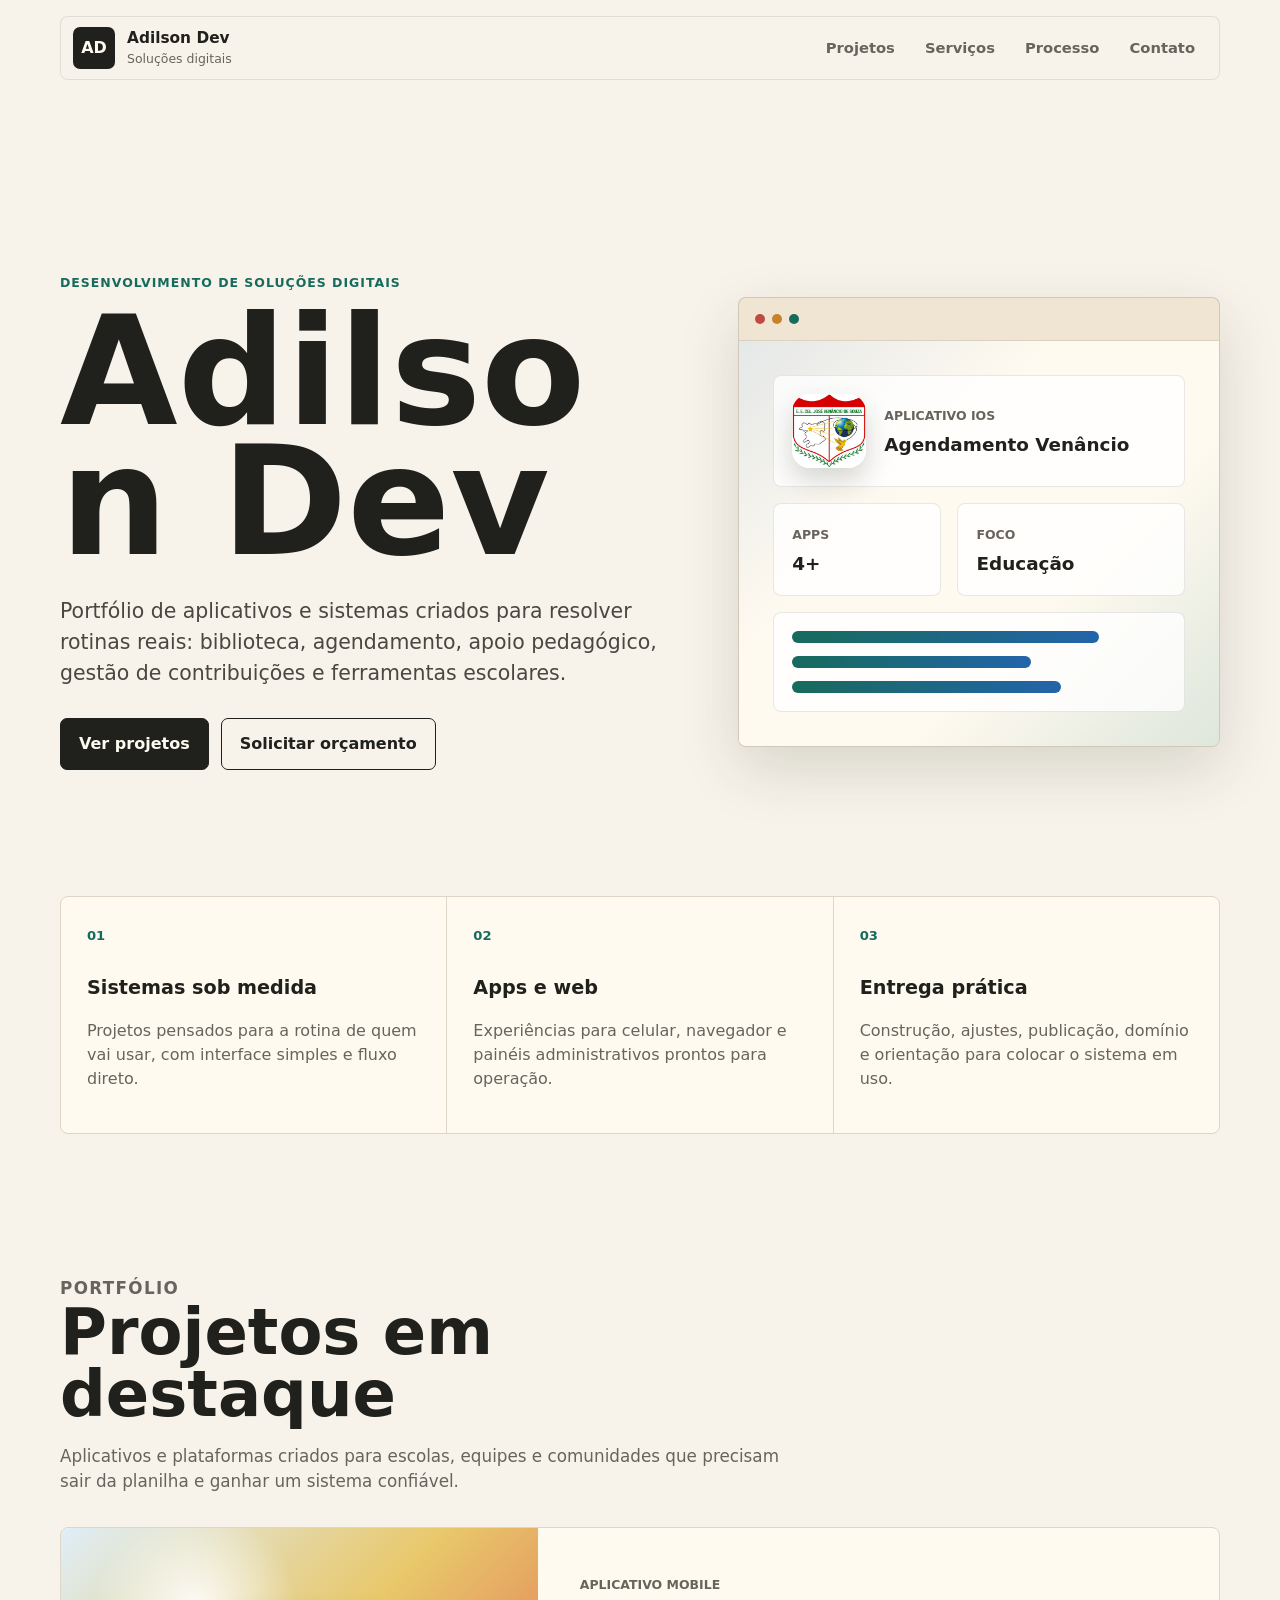
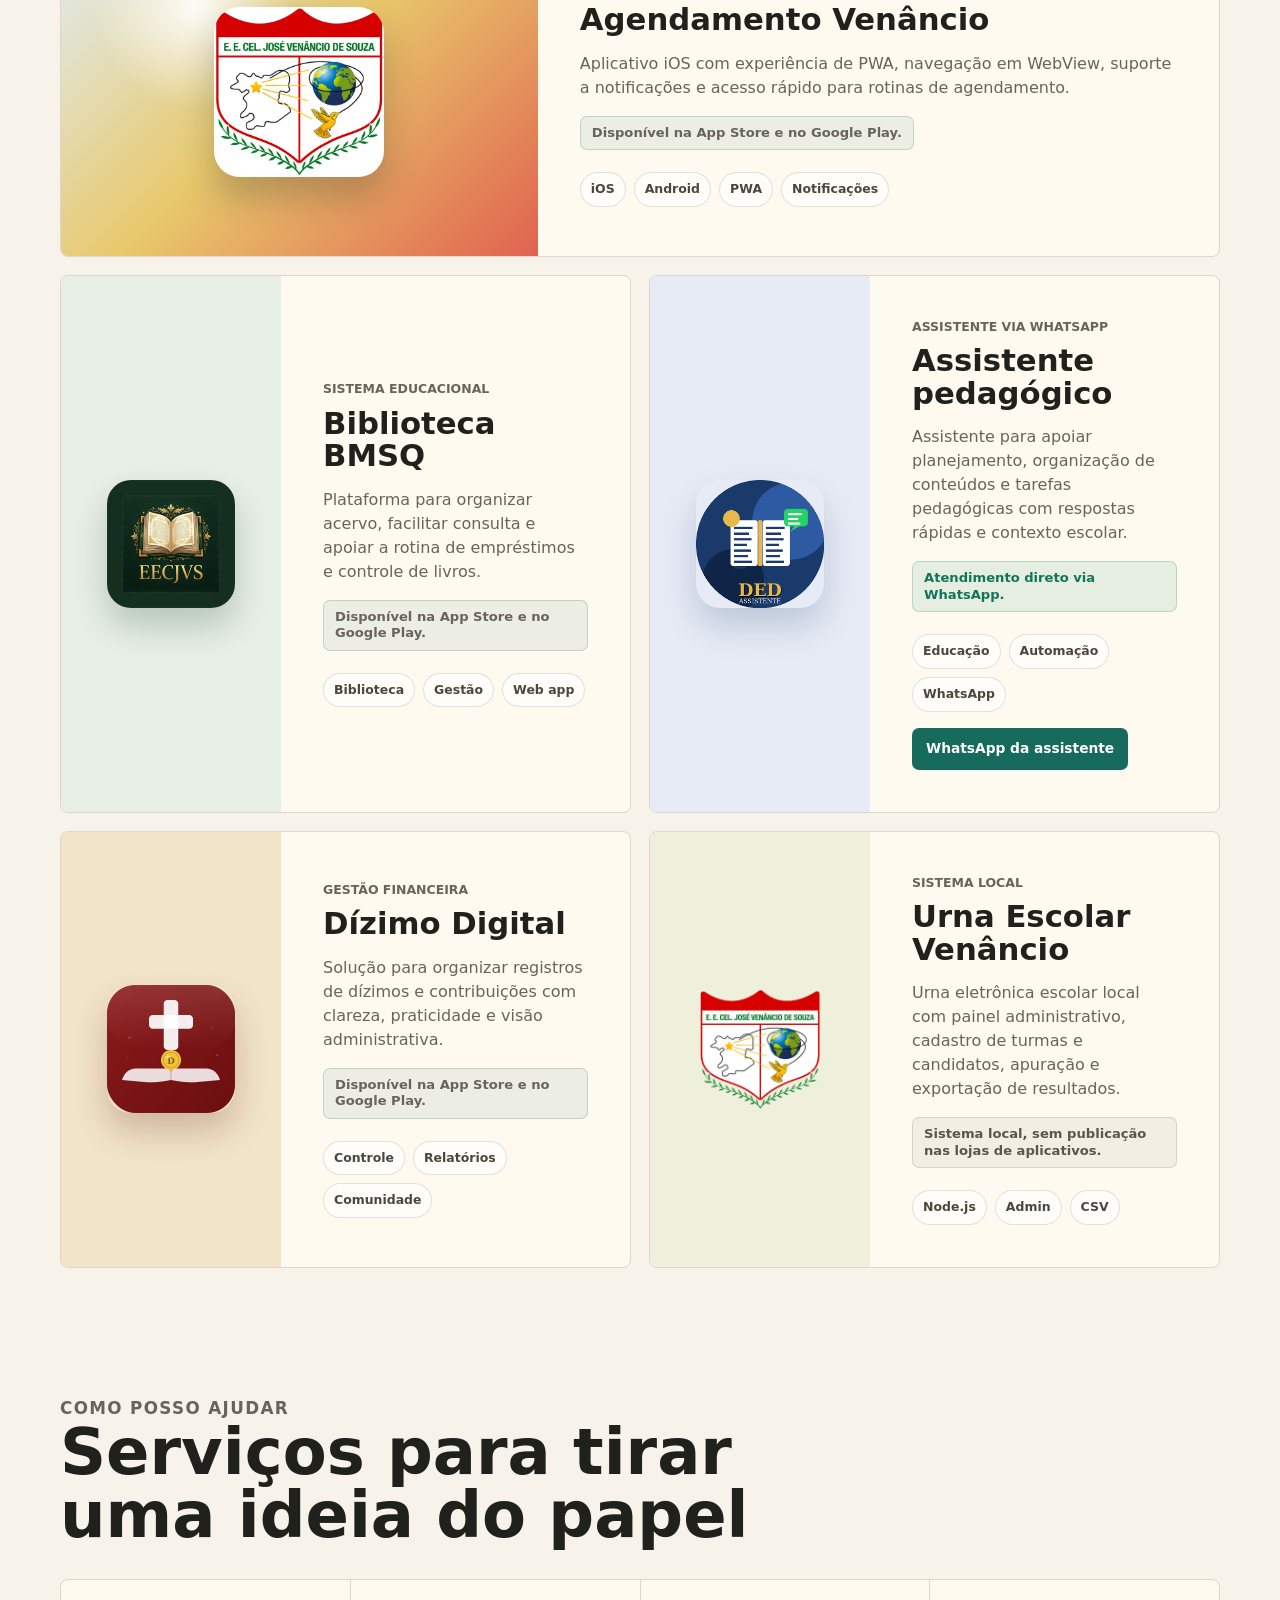
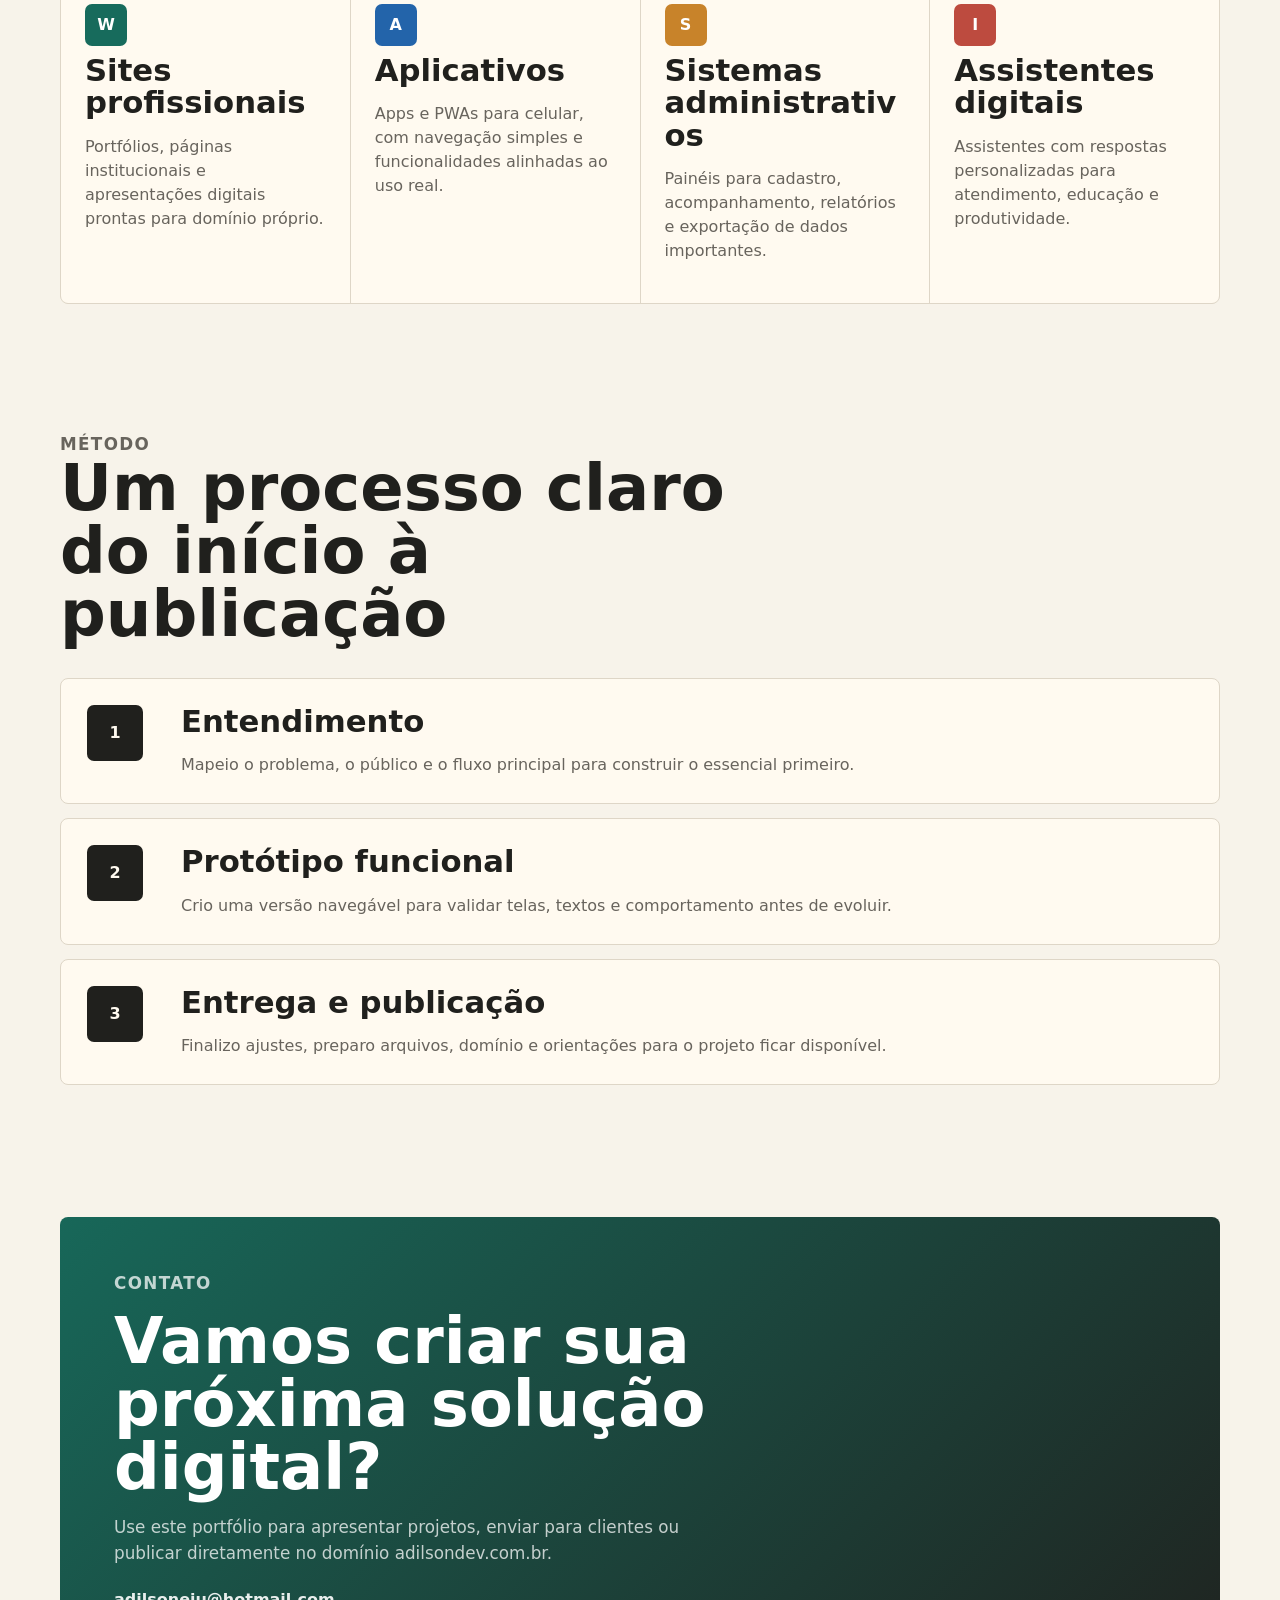
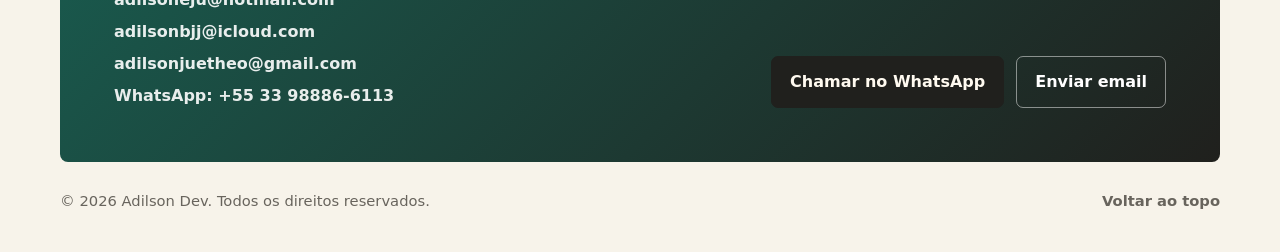
<file: index.html>
<!doctype html>
<html lang="pt-BR">
  <head>
    <meta charset="utf-8">
    <meta name="viewport" content="width=device-width, initial-scale=1">
    <meta name="referrer" content="strict-origin-when-cross-origin">
    <meta http-equiv="Content-Security-Policy" content="default-src 'self'; base-uri 'self'; object-src 'none'; form-action 'none'; img-src 'self' data:; script-src 'self'; style-src 'self' 'unsafe-inline'">
    <title>Adilson Dev | Aplicativos e soluções digitais</title>
    <meta name="description" content="Portfólio profissional Adilson Dev: aplicativos, sistemas educacionais, agendamentos, assistentes e soluções digitais sob medida.">
    <meta name="theme-color" content="#f7f3ea">
    <meta property="og:title" content="Adilson Dev | Portfólio">
    <meta property="og:description" content="Aplicativos e sistemas profissionais para escolas, igrejas, equipes e negócios locais.">
    <meta property="og:type" content="website">
    <meta property="og:url" content="https://adilsondev.com.br">
    <meta property="og:image" content="https://www.adilsondev.com.br/assets/adilson-dev-icon.png">
    <link rel="icon" type="image/png" href="assets/adilson-dev-icon.png">
    <link rel="apple-touch-icon" href="assets/adilson-dev-icon.png">
    <link rel="stylesheet" href="styles.css">
  </head>
  <body>
    <header class="site-header" data-header>
      <a class="brand" href="#inicio" aria-label="Ir para o início">
        <span class="brand-mark">AD</span>
        <span>
          <strong>Adilson Dev</strong>
          <small>Soluções digitais</small>
        </span>
      </a>

      <button class="menu-button" type="button" aria-label="Abrir menu" aria-expanded="false" data-menu-button>
        <span></span>
        <span></span>
      </button>

      <nav class="main-nav" data-nav>
        <a href="#projetos">Projetos</a>
        <a href="#servicos">Serviços</a>
        <a href="#processo">Processo</a>
        <a href="#contato">Contato</a>
      </nav>
    </header>

    <main>
      <section class="hero" id="inicio">
        <div class="hero-copy reveal">
          <p class="eyebrow">Desenvolvimento de soluções digitais</p>
          <h1>Adilson Dev</h1>
          <p class="hero-text">
            Portfólio de aplicativos e sistemas criados para resolver rotinas reais:
            biblioteca, agendamento, apoio pedagógico, gestão de contribuições e ferramentas escolares.
          </p>
          <div class="hero-actions">
            <a class="button primary" href="#projetos">Ver projetos</a>
            <a class="button ghost" href="#contato">Solicitar orçamento</a>
          </div>
        </div>

        <div class="hero-visual reveal" aria-label="Prévia visual do portfólio">
          <div class="device-frame">
            <div class="device-top">
              <span></span>
              <span></span>
              <span></span>
            </div>
            <div class="dashboard-preview">
              <div class="preview-card large">
                <img src="assets/agendamento-venancio-icon.png" alt="Ícone do aplicativo Agendamento Venâncio" width="512" height="512" decoding="async" fetchpriority="high">
                <div>
                  <span>Aplicativo iOS</span>
                  <strong>Agendamento Venâncio</strong>
                </div>
              </div>
              <div class="preview-grid">
                <div class="metric">
                  <span>Apps</span>
                  <strong>4+</strong>
                </div>
                <div class="metric">
                  <span>Foco</span>
                  <strong>Educação</strong>
                </div>
              </div>
              <div class="timeline">
                <span style="--size: 82%"></span>
                <span style="--size: 64%"></span>
                <span style="--size: 72%"></span>
              </div>
            </div>
          </div>
        </div>
      </section>

      <section class="intro-band" aria-label="Resumo profissional">
        <div class="intro-item reveal">
          <span class="mini-icon">01</span>
          <strong>Sistemas sob medida</strong>
          <p>Projetos pensados para a rotina de quem vai usar, com interface simples e fluxo direto.</p>
        </div>
        <div class="intro-item reveal">
          <span class="mini-icon">02</span>
          <strong>Apps e web</strong>
          <p>Experiências para celular, navegador e painéis administrativos prontos para operação.</p>
        </div>
        <div class="intro-item reveal">
          <span class="mini-icon">03</span>
          <strong>Entrega prática</strong>
          <p>Construção, ajustes, publicação, domínio e orientação para colocar o sistema em uso.</p>
        </div>
      </section>

      <section class="section" id="projetos">
        <div class="section-heading reveal">
          <p class="eyebrow">Portfólio</p>
          <h2>Projetos em destaque</h2>
          <p>Aplicativos e plataformas criados para escolas, equipes e comunidades que precisam sair da planilha e ganhar um sistema confiável.</p>
        </div>

        <div class="projects-grid">
          <article class="project-card featured reveal">
            <div class="project-media app-gradient">
              <img src="assets/agendamento-venancio-icon.png" alt="Ícone do Agendamento Venâncio" width="512" height="512" loading="lazy" decoding="async">
            </div>
            <div class="project-content">
              <span class="project-type">Aplicativo mobile</span>
              <h3>Agendamento Venâncio</h3>
              <p>Aplicativo iOS com experiência de PWA, navegação em WebView, suporte a notificações e acesso rápido para rotinas de agendamento.</p>
              <p class="store-availability">Disponível na App Store e no Google Play.</p>
              <div class="tags">
                <span>iOS</span>
                <span>Android</span>
                <span>PWA</span>
                <span>Notificações</span>
              </div>
            </div>
          </article>

          <article class="project-card reveal">
            <div class="project-media book-mark">
              <img src="assets/biblioteca-bmsq-icon.png" alt="Ícone da Biblioteca BMSQ" width="512" height="512" loading="lazy" decoding="async">
            </div>
            <div class="project-content">
              <span class="project-type">Sistema educacional</span>
              <h3>Biblioteca BMSQ</h3>
              <p>Plataforma para organizar acervo, facilitar consulta e apoiar a rotina de empréstimos e controle de livros.</p>
              <p class="store-availability">Disponível na App Store e no Google Play.</p>
              <div class="tags">
                <span>Biblioteca</span>
                <span>Gestão</span>
                <span>Web app</span>
              </div>
            </div>
          </article>

          <article class="project-card reveal">
            <div class="project-media assistant-mark">
              <img src="assets/assistente-pedagogico-icon.png" alt="Ícone do Assistente pedagógico" width="500" height="500" loading="lazy" decoding="async">
            </div>
            <div class="project-content">
              <span class="project-type">Assistente via WhatsApp</span>
              <h3>Assistente pedagógico</h3>
              <p>Assistente para apoiar planejamento, organização de conteúdos e tarefas pedagógicas com respostas rápidas e contexto escolar.</p>
              <p class="store-availability whatsapp-only">Atendimento direto via WhatsApp.</p>
              <div class="tags">
                <span>Educação</span>
                <span>Automação</span>
                <span>WhatsApp</span>
              </div>
              <a class="project-link" href="https://wa.me/5533988866113" target="_blank" rel="noopener noreferrer">WhatsApp da assistente</a>
            </div>
          </article>

          <article class="project-card reveal">
            <div class="project-media tithe-mark">
              <img src="assets/dizimistas-icon.png" alt="Ícone do app Dizimistas" width="512" height="512" loading="lazy" decoding="async">
            </div>
            <div class="project-content">
              <span class="project-type">Gestão financeira</span>
              <h3>Dízimo Digital</h3>
              <p>Solução para organizar registros de dízimos e contribuições com clareza, praticidade e visão administrativa.</p>
              <p class="store-availability">Disponível na App Store e no Google Play.</p>
              <div class="tags">
                <span>Controle</span>
                <span>Relatórios</span>
                <span>Comunidade</span>
              </div>
            </div>
          </article>

          <article class="project-card reveal">
            <div class="project-media school-mark">
              <img src="assets/brasao-escola.png" alt="Brasão da Escola Estadual Cel. José Venâncio de Souza" width="512" height="512" loading="lazy" decoding="async">
            </div>
            <div class="project-content">
              <span class="project-type">Sistema local</span>
              <h3>Urna Escolar Venâncio</h3>
              <p>Urna eletrônica escolar local com painel administrativo, cadastro de turmas e candidatos, apuração e exportação de resultados.</p>
              <p class="store-availability local-only">Sistema local, sem publicação nas lojas de aplicativos.</p>
              <div class="tags">
                <span>Node.js</span>
                <span>Admin</span>
                <span>CSV</span>
              </div>
            </div>
          </article>
        </div>
      </section>

      <section class="section services-section" id="servicos">
        <div class="section-heading reveal">
          <p class="eyebrow">Como posso ajudar</p>
          <h2>Serviços para tirar uma ideia do papel</h2>
        </div>
        <div class="services-grid">
          <article class="service reveal">
            <span class="service-icon">W</span>
            <h3>Sites profissionais</h3>
            <p>Portfólios, páginas institucionais e apresentações digitais prontas para domínio próprio.</p>
          </article>
          <article class="service reveal">
            <span class="service-icon">A</span>
            <h3>Aplicativos</h3>
            <p>Apps e PWAs para celular, com navegação simples e funcionalidades alinhadas ao uso real.</p>
          </article>
          <article class="service reveal">
            <span class="service-icon">S</span>
            <h3>Sistemas administrativos</h3>
            <p>Painéis para cadastro, acompanhamento, relatórios e exportação de dados importantes.</p>
          </article>
          <article class="service reveal">
            <span class="service-icon">I</span>
            <h3>Assistentes digitais</h3>
            <p>Assistentes com respostas personalizadas para atendimento, educação e produtividade.</p>
          </article>
        </div>
      </section>

      <section class="section process-section" id="processo">
        <div class="section-heading reveal">
          <p class="eyebrow">Método</p>
          <h2>Um processo claro do início à publicação</h2>
        </div>
        <div class="process-list">
          <div class="process-step reveal">
            <span>1</span>
            <div>
              <h3>Entendimento</h3>
              <p>Mapeio o problema, o público e o fluxo principal para construir o essencial primeiro.</p>
            </div>
          </div>
          <div class="process-step reveal">
            <span>2</span>
            <div>
              <h3>Protótipo funcional</h3>
              <p>Crio uma versão navegável para validar telas, textos e comportamento antes de evoluir.</p>
            </div>
          </div>
          <div class="process-step reveal">
            <span>3</span>
            <div>
              <h3>Entrega e publicação</h3>
              <p>Finalizo ajustes, preparo arquivos, domínio e orientações para o projeto ficar disponível.</p>
            </div>
          </div>
        </div>
      </section>

      <section class="contact-section" id="contato">
        <div class="contact-copy reveal">
          <p class="eyebrow">Contato</p>
          <h2>Vamos criar sua próxima solução digital?</h2>
          <p>Use este portfólio para apresentar projetos, enviar para clientes ou publicar diretamente no domínio adilsondev.com.br.</p>
          <div class="contact-list" aria-label="Lista de contatos">
            <a href="mailto:adilsoneju@hotmail.com">adilsoneju@hotmail.com</a>
            <a href="mailto:adilsonbjj@icloud.com">adilsonbjj@icloud.com</a>
            <a href="mailto:adilsonjuetheo@gmail.com">adilsonjuetheo@gmail.com</a>
            <a href="tel:+5533988866113">WhatsApp: +55 33 98886-6113</a>
          </div>
        </div>
        <div class="contact-actions reveal">
          <a class="button primary" href="https://wa.me/5533988866113" target="_blank" rel="noopener noreferrer">Chamar no WhatsApp</a>
          <a class="button ghost light" href="mailto:adilsoneju@hotmail.com">Enviar email</a>
        </div>
      </section>
    </main>

    <footer class="site-footer">
      <p>© <span data-year></span> Adilson Dev. Todos os direitos reservados.</p>
      <a href="#inicio">Voltar ao topo</a>
    </footer>

    <script src="script.js"></script>
  </body>
</html>
</file>
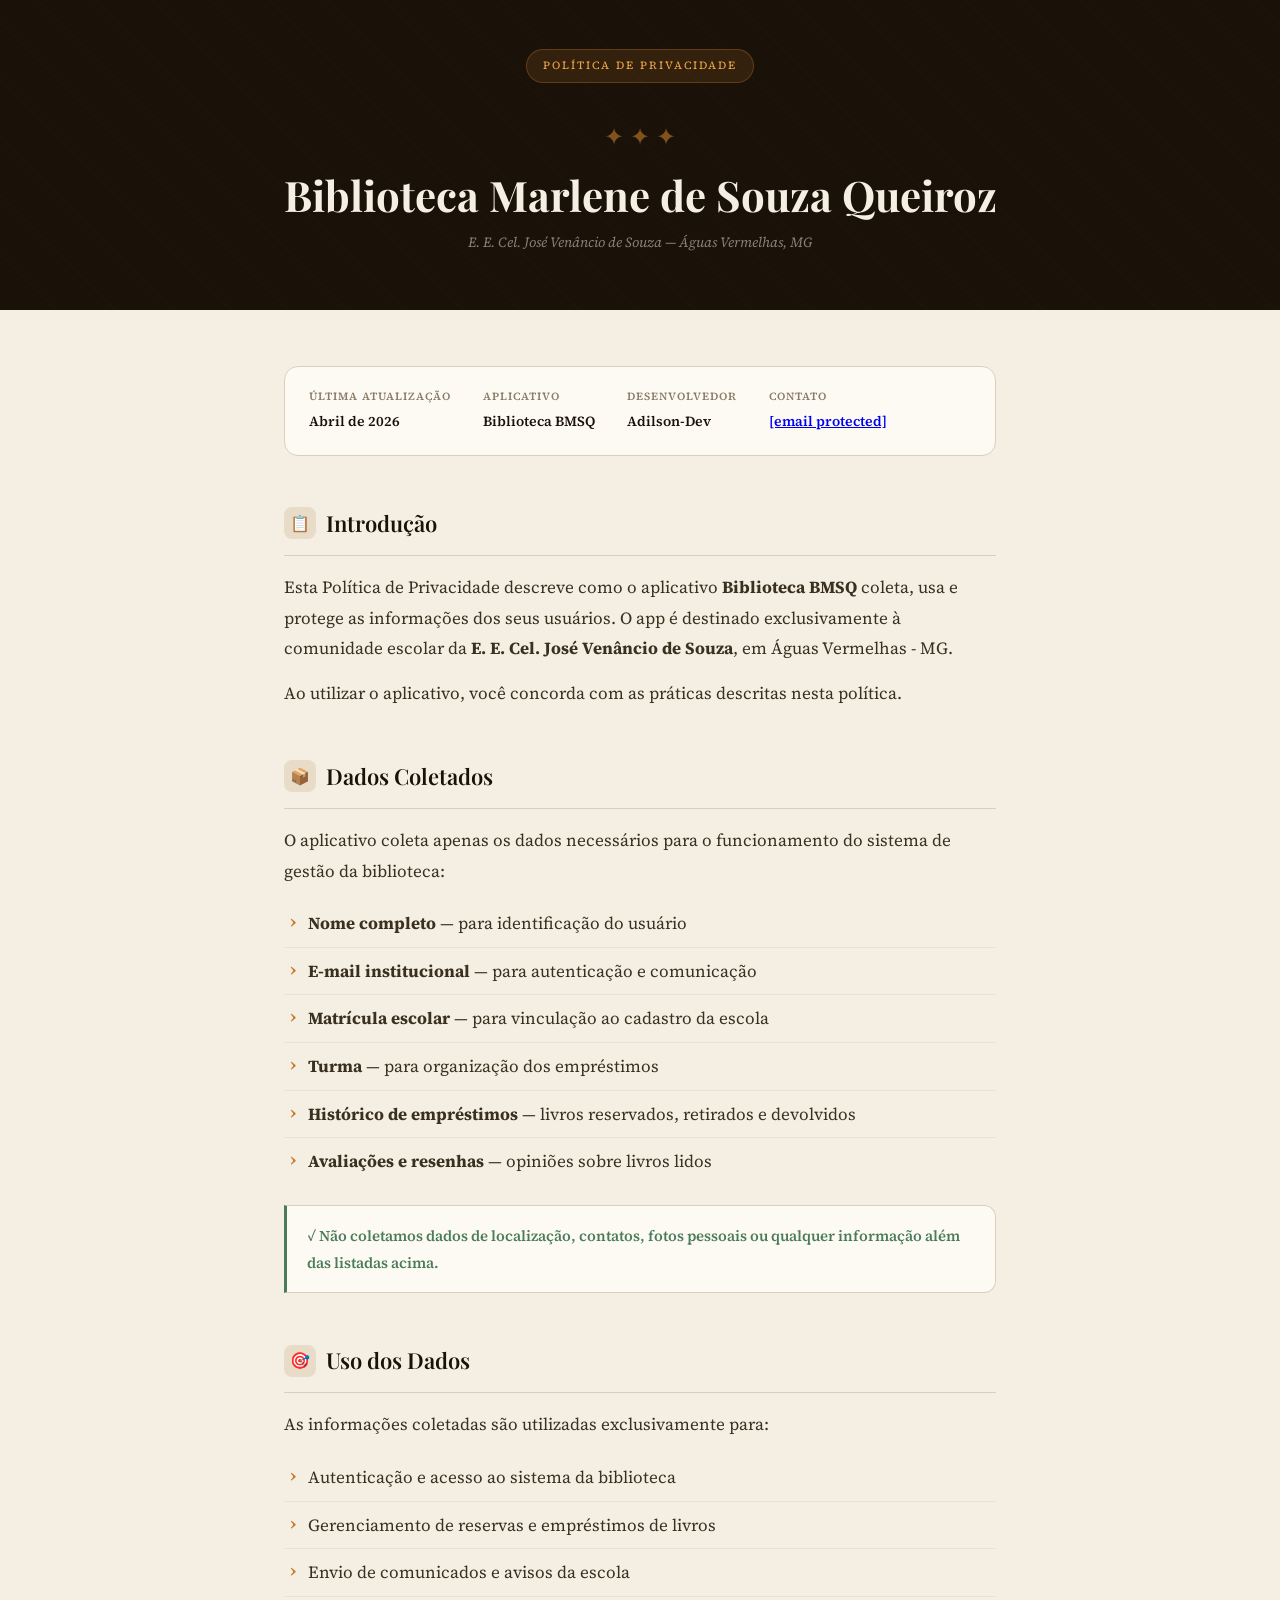
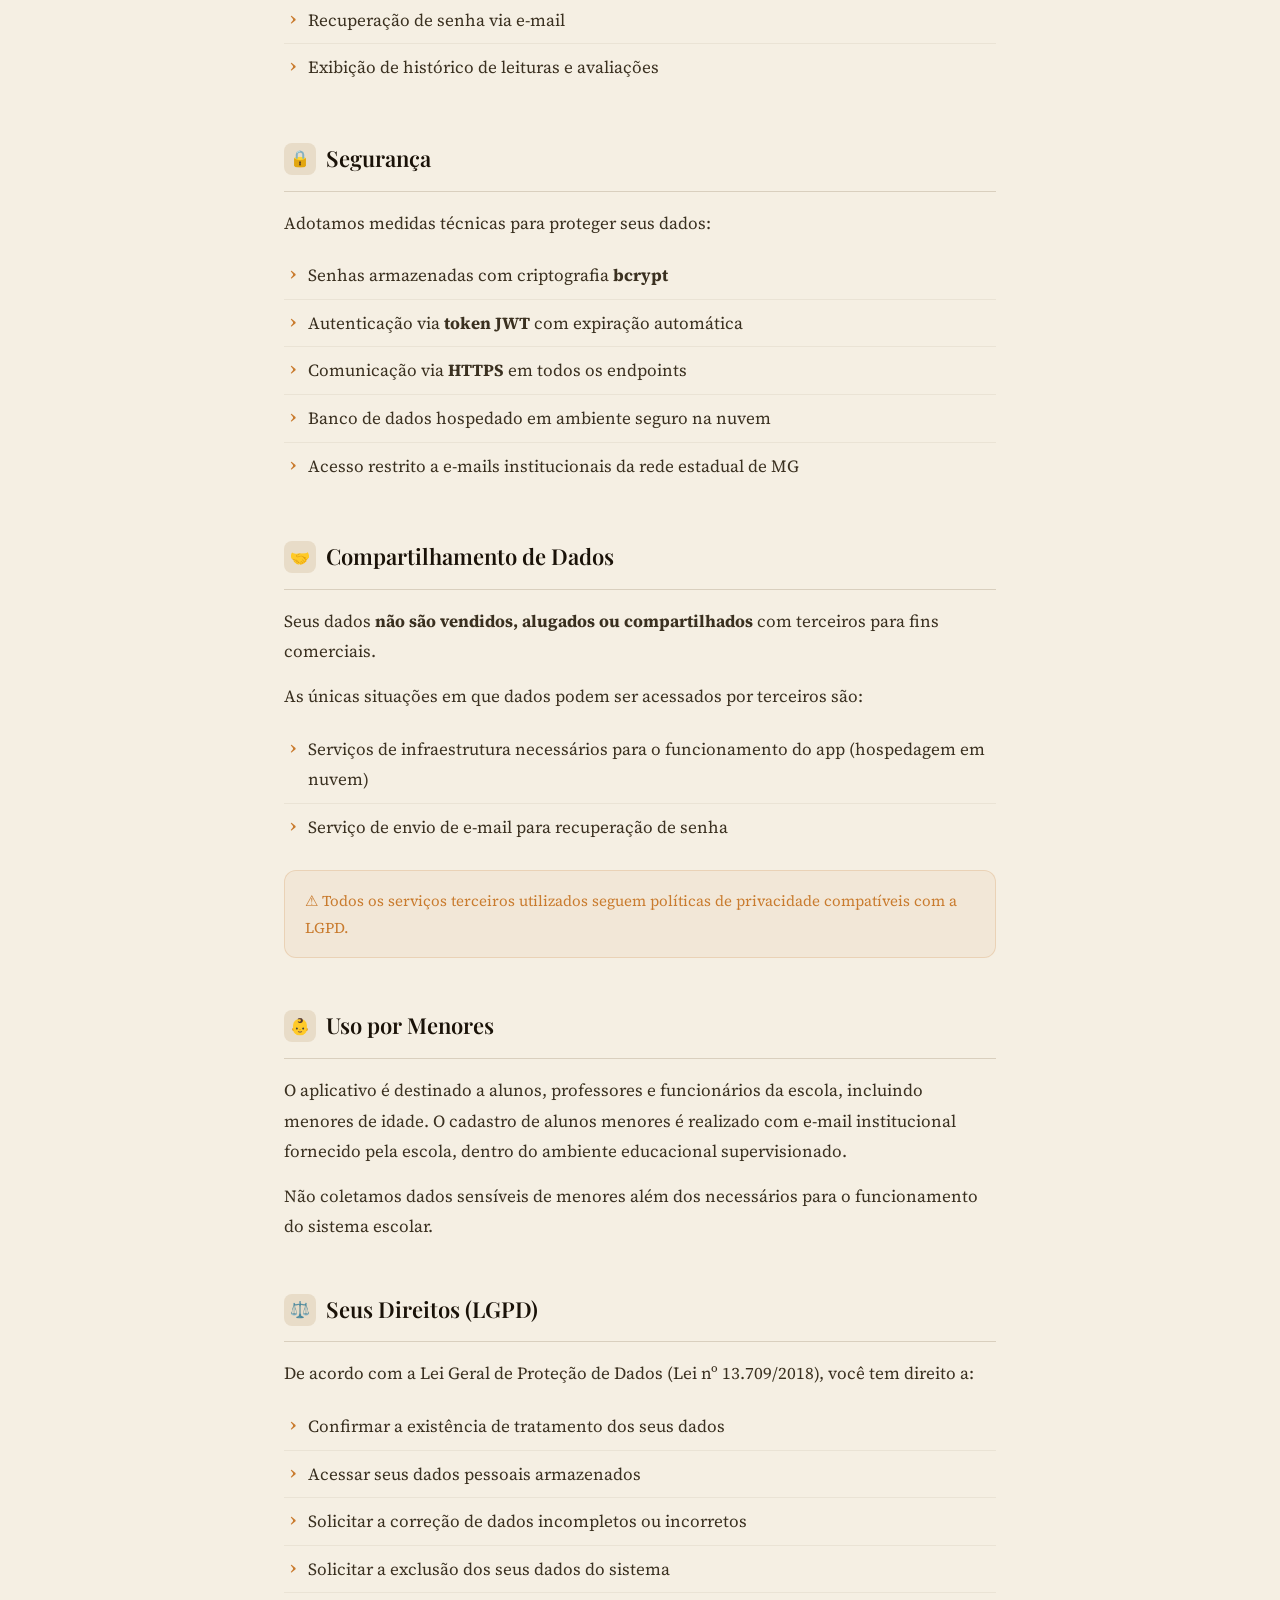
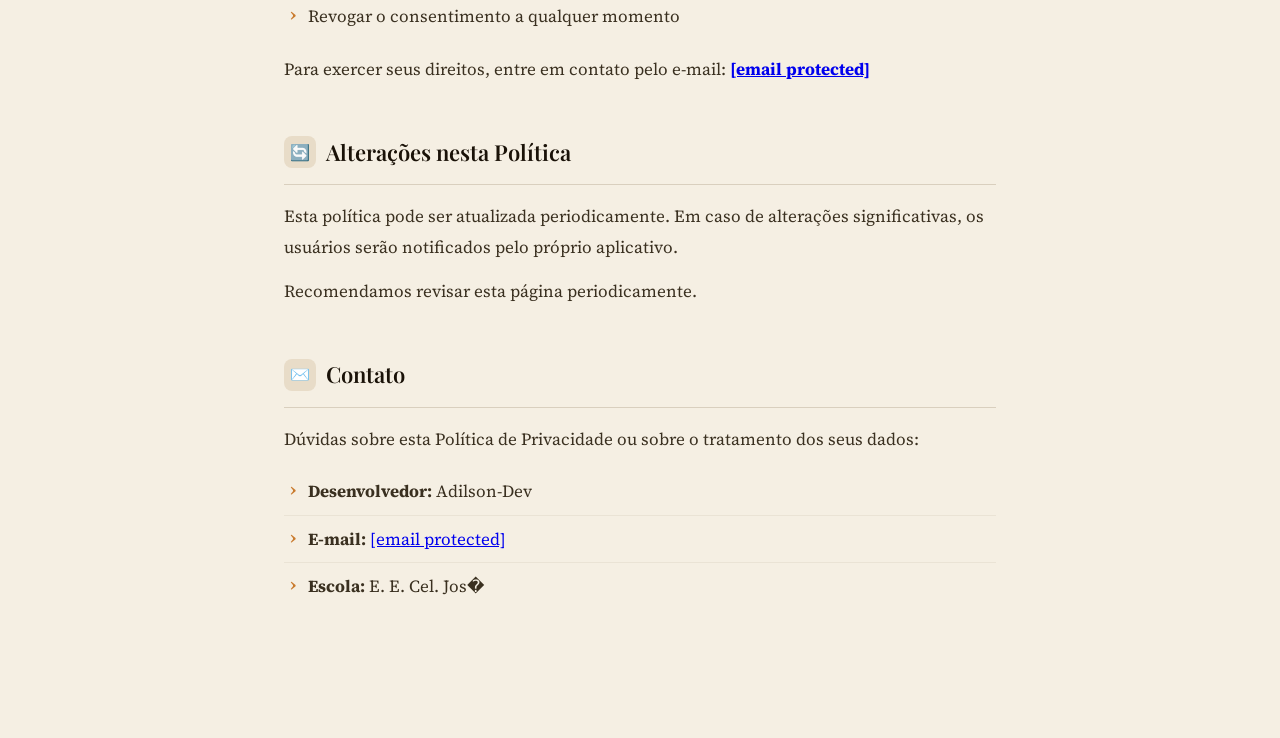
<file: politica-privacidade.html>
<!DOCTYPE html>
<html lang="pt-BR">
<head>
  <meta charset="UTF-8" />
  <meta name="viewport" content="width=device-width, initial-scale=1.0" />
  <title>Política de Privacidade — Biblioteca BMSQ</title>
  <link href="https://fonts.googleapis.com/css2?family=Playfair+Display:wght@400;600;700&family=Source+Serif+4:ital,wght@0,300;0,400;0,600;1,400&display=swap" rel="stylesheet" />
  <style>
    :root {
      --ink: #1a1208;
      --parch: #f5efe3;
      --warm: #e8dcc8;
      --amber: #c97b2e;
      --amber-lt: #f0a84a;
      --sage: #4a7c59;
      --muted: #8a7d68;
      --card: #fdfaf4;
      --border: #d9cfbe;
    }

    * { margin: 0; padding: 0; box-sizing: border-box; }

    body {
      background: var(--parch);
      color: var(--ink);
      font-family: 'Source Serif 4', Georgia, serif;
      font-size: 17px;
      line-height: 1.8;
    }

    header {
      background: var(--ink);
      padding: 48px 24px 40px;
      text-align: center;
      position: relative;
      overflow: hidden;
    }

    header::before {
      content: '';
      position: absolute;
      top: 0; left: 0; right: 0; bottom: 0;
      background: repeating-linear-gradient(
        45deg,
        transparent,
        transparent 40px,
        rgba(201,123,46,0.04) 40px,
        rgba(201,123,46,0.04) 41px
      );
    }

    .header-badge {
      display: inline-block;
      background: rgba(201,123,46,0.15);
      border: 1px solid rgba(201,123,46,0.3);
      color: var(--amber-lt);
      font-family: 'Source Serif 4', serif;
      font-size: 11px;
      letter-spacing: 2px;
      text-transform: uppercase;
      padding: 6px 16px;
      border-radius: 99px;
      margin-bottom: 20px;
    }

    header h1 {
      font-family: 'Playfair Display', serif;
      font-size: clamp(28px, 5vw, 42px);
      font-weight: 700;
      color: var(--parch);
      line-height: 1.2;
      margin-bottom: 10px;
    }

    header .subtitle {
      color: rgba(245,239,227,0.5);
      font-size: 14px;
      font-style: italic;
    }

    .ornament {
      color: var(--amber);
      font-size: 24px;
      margin: 12px 0;
      opacity: 0.6;
    }

    main {
      max-width: 760px;
      margin: 0 auto;
      padding: 56px 24px 80px;
    }

    .meta-card {
      background: var(--card);
      border: 1px solid var(--border);
      border-radius: 14px;
      padding: 20px 24px;
      margin-bottom: 48px;
      display: flex;
      gap: 32px;
      flex-wrap: wrap;
    }

    .meta-item {
      display: flex;
      flex-direction: column;
      gap: 3px;
    }

    .meta-label {
      font-size: 11px;
      text-transform: uppercase;
      letter-spacing: 1px;
      color: var(--muted);
      font-weight: 600;
    }

    .meta-value {
      font-size: 14px;
      color: var(--ink);
      font-weight: 600;
    }

    section {
      margin-bottom: 48px;
    }

    h2 {
      font-family: 'Playfair Display', serif;
      font-size: 22px;
      font-weight: 600;
      color: var(--ink);
      margin-bottom: 16px;
      padding-bottom: 12px;
      border-bottom: 1px solid var(--border);
      display: flex;
      align-items: center;
      gap: 10px;
    }

    h2 .icon {
      width: 32px;
      height: 32px;
      background: var(--warm);
      border-radius: 8px;
      display: inline-flex;
      align-items: center;
      justify-content: center;
      font-size: 16px;
      flex-shrink: 0;
    }

    p {
      color: #3a3020;
      margin-bottom: 14px;
    }

    ul {
      list-style: none;
      padding: 0;
      margin-bottom: 14px;
    }

    ul li {
      padding: 8px 0 8px 24px;
      position: relative;
      color: #3a3020;
      border-bottom: 1px solid rgba(217,207,190,0.4);
    }

    ul li:last-child { border-bottom: none; }

    ul li::before {
      content: '›';
      position: absolute;
      left: 6px;
      color: var(--amber);
      font-weight: 700;
      font-size: 18px;
      line-height: 1.4;
    }

    .highlight-box {
      background: var(--card);
      border: 1px solid var(--border);
      border-left: 3px solid var(--sage);
      border-radius: 0 12px 12px 0;
      padding: 16px 20px;
      margin: 20px 0;
    }

    .highlight-box p {
      margin: 0;
      font-size: 15px;
      color: var(--sage);
      font-weight: 600;
    }

    .warn-box {
      background: rgba(201,123,46,0.06);
      border: 1px solid rgba(201,123,46,0.2);
      border-radius: 12px;
      padding: 16px 20px;
      margin: 20px 0;
    }

    .warn-box p {
      margin: 0;
      font-size: 15px;
      color: var(--amber);
    }

    footer {
      background: var(--ink);
      padding: 40px 24px;
      text-align: center;
    }

    footer p {
      color: rgba(245,239,227,0.4);
      font-size: 13px;
      margin-bottom: 6px;
    }

    footer strong {
      color: var(--amber-lt);
    }

    footer a {
      color: var(--amber-lt);
      text-decoration: none;
    }

    @media (max-width: 600px) {
      .meta-card { gap: 16px; }
      h2 { font-size: 19px; }
    }
  </style>
</head>
<body>

<header>
  <div class="header-badge">Política de Privacidade</div>
  <div class="ornament">✦ ✦ ✦</div>
  <h1>Biblioteca Marlene de Souza Queiroz</h1>
  <p class="subtitle">E. E. Cel. José Venâncio de Souza — Águas Vermelhas, MG</p>
</header>

<main>
  <div class="meta-card">
    <div class="meta-item">
      <span class="meta-label">Última atualização</span>
      <span class="meta-value">Abril de 2026</span>
    </div>
    <div class="meta-item">
      <span class="meta-label">Aplicativo</span>
      <span class="meta-value">Biblioteca BMSQ</span>
    </div>
    <div class="meta-item">
      <span class="meta-label">Desenvolvedor</span>
      <span class="meta-value">Adilson-Dev</span>
    </div>
    <div class="meta-item">
      <span class="meta-label">Contato</span>
      <span class="meta-value"><a href="/cdn-cgi/l/email-protection" class="__cf_email__" data-cfemail="d4b5b0bdb8a7bbbabea1b1a0bcb1bb94b3b9b5bdb8fab7bbb9">[email&#160;protected]</a></span>
    </div>
  </div>

  <section>
    <h2><span class="icon">📋</span> Introdução</h2>
    <p>Esta Política de Privacidade descreve como o aplicativo <strong>Biblioteca BMSQ</strong> coleta, usa e protege as informações dos seus usuários. O app é destinado exclusivamente à comunidade escolar da <strong>E. E. Cel. José Venâncio de Souza</strong>, em Águas Vermelhas - MG.</p>
    <p>Ao utilizar o aplicativo, você concorda com as práticas descritas nesta política.</p>
  </section>

  <section>
    <h2><span class="icon">📦</span> Dados Coletados</h2>
    <p>O aplicativo coleta apenas os dados necessários para o funcionamento do sistema de gestão da biblioteca:</p>
    <ul>
      <li><strong>Nome completo</strong> — para identificação do usuário</li>
      <li><strong>E-mail institucional</strong> — para autenticação e comunicação</li>
      <li><strong>Matrícula escolar</strong> — para vinculação ao cadastro da escola</li>
      <li><strong>Turma</strong> — para organização dos empréstimos</li>
      <li><strong>Histórico de empréstimos</strong> — livros reservados, retirados e devolvidos</li>
      <li><strong>Avaliações e resenhas</strong> — opiniões sobre livros lidos</li>
    </ul>
    <div class="highlight-box">
      <p>✓ Não coletamos dados de localização, contatos, fotos pessoais ou qualquer informação além das listadas acima.</p>
    </div>
  </section>

  <section>
    <h2><span class="icon">🎯</span> Uso dos Dados</h2>
    <p>As informações coletadas são utilizadas exclusivamente para:</p>
    <ul>
      <li>Autenticação e acesso ao sistema da biblioteca</li>
      <li>Gerenciamento de reservas e empréstimos de livros</li>
      <li>Envio de comunicados e avisos da escola</li>
      <li>Recuperação de senha via e-mail</li>
      <li>Exibição de histórico de leituras e avaliações</li>
    </ul>
  </section>

  <section>
    <h2><span class="icon">🔒</span> Segurança</h2>
    <p>Adotamos medidas técnicas para proteger seus dados:</p>
    <ul>
      <li>Senhas armazenadas com criptografia <strong>bcrypt</strong></li>
      <li>Autenticação via <strong>token JWT</strong> com expiração automática</li>
      <li>Comunicação via <strong>HTTPS</strong> em todos os endpoints</li>
      <li>Banco de dados hospedado em ambiente seguro na nuvem</li>
      <li>Acesso restrito a e-mails institucionais da rede estadual de MG</li>
    </ul>
  </section>

  <section>
    <h2><span class="icon">🤝</span> Compartilhamento de Dados</h2>
    <p>Seus dados <strong>não são vendidos, alugados ou compartilhados</strong> com terceiros para fins comerciais.</p>
    <p>As únicas situações em que dados podem ser acessados por terceiros são:</p>
    <ul>
      <li>Serviços de infraestrutura necessários para o funcionamento do app (hospedagem em nuvem)</li>
      <li>Serviço de envio de e-mail para recuperação de senha</li>
    </ul>
    <div class="warn-box">
      <p>⚠ Todos os serviços terceiros utilizados seguem políticas de privacidade compatíveis com a LGPD.</p>
    </div>
  </section>

  <section>
    <h2><span class="icon">👶</span> Uso por Menores</h2>
    <p>O aplicativo é destinado a alunos, professores e funcionários da escola, incluindo menores de idade. O cadastro de alunos menores é realizado com e-mail institucional fornecido pela escola, dentro do ambiente educacional supervisionado.</p>
    <p>Não coletamos dados sensíveis de menores além dos necessários para o funcionamento do sistema escolar.</p>
  </section>

  <section>
    <h2><span class="icon">⚖️</span> Seus Direitos (LGPD)</h2>
    <p>De acordo com a Lei Geral de Proteção de Dados (Lei nº 13.709/2018), você tem direito a:</p>
    <ul>
      <li>Confirmar a existência de tratamento dos seus dados</li>
      <li>Acessar seus dados pessoais armazenados</li>
      <li>Solicitar a correção de dados incompletos ou incorretos</li>
      <li>Solicitar a exclusão dos seus dados do sistema</li>
      <li>Revogar o consentimento a qualquer momento</li>
    </ul>
    <p>Para exercer seus direitos, entre em contato pelo e-mail: <strong><a href="/cdn-cgi/l/email-protection" class="__cf_email__" data-cfemail="2544414c49564a4b4f5040514d404a654248444c490b464a48">[email&#160;protected]</a></strong></p>
  </section>

  <section>
    <h2><span class="icon">🔄</span> Alterações nesta Política</h2>
    <p>Esta política pode ser atualizada periodicamente. Em caso de alterações significativas, os usuários serão notificados pelo próprio aplicativo.</p>
    <p>Recomendamos revisar esta página periodicamente.</p>
  </section>

  <section>
    <h2><span class="icon">✉️</span> Contato</h2>
    <p>Dúvidas sobre esta Política de Privacidade ou sobre o tratamento dos seus dados:</p>
    <ul>
      <li><strong>Desenvolvedor:</strong> Adilson-Dev</li>
      <li><strong>E-mail:</strong> <a href="/cdn-cgi/l/email-protection" class="__cf_email__" data-cfemail="f9989d90958a9697938c9c8d919c96b99e94989095d79a9694">[email&#160;protected]</a></li>
      <li><strong>Escola:</strong> E. E. Cel. Jos�
</file>
<file: styles.css>
:root {
  --ink: #20201d;
  --muted: #68645d;
  --paper: #f7f3ea;
  --paper-strong: #fffaf0;
  --line: #ded6c7;
  --green: #176b5c;
  --blue: #2364aa;
  --amber: #c8832a;
  --coral: #bd4b3f;
  --white: #ffffff;
  --shadow: 0 22px 60px rgba(42, 38, 30, 0.15);
}

* {
  box-sizing: border-box;
}

html {
  scroll-behavior: smooth;
}

body {
  margin: 0;
  background: var(--paper);
  color: var(--ink);
  font-family: Inter, ui-sans-serif, system-ui, -apple-system, BlinkMacSystemFont, "Segoe UI", sans-serif;
  line-height: 1.5;
}

img {
  display: block;
  max-width: 100%;
  height: auto;
}

a {
  color: inherit;
  text-decoration: none;
}

.site-header {
  position: sticky;
  top: 0;
  z-index: 20;
  display: flex;
  align-items: center;
  justify-content: space-between;
  gap: 24px;
  width: min(1160px, calc(100% - 32px));
  margin: 16px auto 0;
  padding: 10px 12px;
  border: 1px solid rgba(32, 32, 29, 0.1);
  border-radius: 8px;
  background: rgba(247, 243, 234, 0.88);
  backdrop-filter: blur(18px);
  transition: box-shadow 180ms ease, transform 180ms ease;
}

.site-header.is-scrolled {
  box-shadow: 0 16px 40px rgba(31, 28, 22, 0.12);
}

.brand {
  display: flex;
  align-items: center;
  gap: 12px;
  min-width: 0;
}

.brand-mark {
  display: grid;
  place-items: center;
  width: 42px;
  height: 42px;
  border-radius: 7px;
  background: var(--ink);
  color: var(--paper-strong);
  font-weight: 800;
  letter-spacing: 0;
}

.brand strong,
.brand small {
  display: block;
}

.brand strong {
  font-size: 0.96rem;
}

.brand small {
  color: var(--muted);
  font-size: 0.78rem;
}

.main-nav {
  display: flex;
  align-items: center;
  gap: 6px;
}

.main-nav a {
  min-height: 40px;
  padding: 10px 12px;
  border-radius: 7px;
  color: var(--muted);
  font-size: 0.92rem;
  font-weight: 700;
}

.main-nav a:hover {
  background: rgba(32, 32, 29, 0.06);
  color: var(--ink);
}

.menu-button {
  display: none;
  width: 42px;
  height: 42px;
  border: 1px solid var(--line);
  border-radius: 7px;
  background: var(--paper-strong);
  cursor: pointer;
}

.menu-button span {
  display: block;
  width: 18px;
  height: 2px;
  margin: 5px auto;
  background: var(--ink);
}

.hero {
  display: grid;
  grid-template-columns: minmax(0, 1.02fr) minmax(360px, 0.8fr);
  gap: clamp(28px, 5vw, 72px);
  align-items: center;
  width: min(1160px, calc(100% - 32px));
  min-height: calc(100svh - 84px);
  margin: 0 auto;
  padding: clamp(56px, 9vw, 112px) 0 44px;
}

.eyebrow {
  margin: 0 0 14px;
  color: var(--green);
  font-size: 0.78rem;
  font-weight: 900;
  letter-spacing: 0.08em;
  text-transform: uppercase;
}

h1,
h2,
h3,
p {
  overflow-wrap: anywhere;
}

h1 {
  max-width: 780px;
  margin: 0;
  font-size: clamp(4.2rem, 12vw, 9.5rem);
  line-height: 0.86;
  letter-spacing: 0;
}

.hero-text {
  max-width: 680px;
  margin: 28px 0 0;
  color: #4a4741;
  font-size: clamp(1.05rem, 1.8vw, 1.28rem);
}

.hero-actions,
.contact-actions {
  display: flex;
  flex-wrap: wrap;
  gap: 12px;
  margin-top: 30px;
}

.button {
  display: inline-flex;
  align-items: center;
  justify-content: center;
  min-height: 48px;
  padding: 13px 18px;
  border: 1px solid var(--ink);
  border-radius: 7px;
  font-weight: 900;
  transition: transform 160ms ease, box-shadow 160ms ease, background 160ms ease;
}

.button:hover {
  transform: translateY(-2px);
  box-shadow: 0 14px 28px rgba(32, 32, 29, 0.16);
}

.button.primary {
  background: var(--ink);
  color: var(--paper-strong);
}

.button.ghost {
  background: transparent;
}

.button.light {
  border-color: rgba(255, 255, 255, 0.48);
  color: var(--white);
}

.hero-visual {
  min-width: 0;
}

.device-frame {
  overflow: hidden;
  border: 1px solid rgba(32, 32, 29, 0.14);
  border-radius: 8px;
  background: #efe5d2;
  box-shadow: var(--shadow);
}

.device-top {
  display: flex;
  gap: 7px;
  padding: 16px;
  border-bottom: 1px solid rgba(32, 32, 29, 0.1);
}

.device-top span {
  width: 10px;
  height: 10px;
  border-radius: 50%;
  background: var(--coral);
}

.device-top span:nth-child(2) {
  background: var(--amber);
}

.device-top span:nth-child(3) {
  background: var(--green);
}

.dashboard-preview {
  display: grid;
  gap: 16px;
  padding: clamp(18px, 4vw, 34px);
  background:
    linear-gradient(135deg, rgba(35, 100, 170, 0.12), transparent 36%),
    linear-gradient(315deg, rgba(23, 107, 92, 0.14), transparent 36%),
    var(--paper-strong);
}

.preview-card,
.metric,
.timeline {
  border: 1px solid rgba(32, 32, 29, 0.1);
  border-radius: 8px;
  background: rgba(255, 255, 255, 0.78);
}

.preview-card.large {
  display: flex;
  align-items: center;
  gap: 18px;
  padding: 18px;
}

.preview-card img {
  width: 74px;
  height: 74px;
  border-radius: 18px;
  box-shadow: 0 12px 26px rgba(32, 32, 29, 0.18);
}

.preview-card span,
.metric span,
.project-type {
  color: var(--muted);
  font-size: 0.78rem;
  font-weight: 900;
  text-transform: uppercase;
}

.preview-card strong,
.metric strong {
  display: block;
  margin-top: 4px;
  font-size: 1.15rem;
}

.preview-grid {
  display: grid;
  grid-template-columns: 0.85fr 1.15fr;
  gap: 16px;
}

.metric {
  padding: 18px;
}

.timeline {
  display: grid;
  gap: 13px;
  padding: 18px;
}

.timeline span {
  display: block;
  width: var(--size);
  height: 12px;
  border-radius: 999px;
  background: linear-gradient(90deg, var(--green), var(--blue));
}

.intro-band,
.section,
.contact-section,
.site-footer {
  width: min(1160px, calc(100% - 32px));
  margin-inline: auto;
}

.intro-band {
  display: grid;
  grid-template-columns: repeat(3, 1fr);
  gap: 1px;
  overflow: hidden;
  border: 1px solid var(--line);
  border-radius: 8px;
  background: var(--line);
}

.intro-item {
  min-height: 190px;
  padding: 26px;
  background: var(--paper-strong);
}

.mini-icon {
  display: inline-flex;
  margin-bottom: 28px;
  color: var(--green);
  font-size: 0.82rem;
  font-weight: 900;
}

.intro-item strong {
  display: block;
  font-size: 1.2rem;
}

.intro-item p,
.section-heading p,
.project-content p,
.service p,
.process-step p,
.contact-copy p {
  color: var(--muted);
}

.section {
  padding: clamp(72px, 10vw, 124px) 0 0;
}

.section-heading {
  max-width: 720px;
  margin-bottom: 32px;
}

.section-heading h2,
.contact-copy h2 {
  margin: 0;
  font-size: clamp(2.1rem, 5vw, 4.6rem);
  line-height: 0.98;
  letter-spacing: 0;
}

.section-heading p {
  margin: 18px 0 0;
  font-size: 1.05rem;
}

.projects-grid {
  display: grid;
  grid-template-columns: repeat(2, minmax(0, 1fr));
  gap: 18px;
}

.project-card {
  display: grid;
  grid-template-columns: minmax(220px, 0.45fr) minmax(0, 1fr);
  min-height: 278px;
  overflow: hidden;
  border: 1px solid var(--line);
  border-radius: 8px;
  background: var(--paper-strong);
}

.project-card.featured {
  grid-column: 1 / -1;
  grid-template-columns: minmax(280px, 0.7fr) minmax(0, 1fr);
  min-height: 330px;
}

.project-media {
  display: grid;
  place-items: center;
  min-height: 100%;
  padding: 28px;
}

.project-media img {
  width: min(170px, 78%);
  aspect-ratio: 1;
  object-fit: cover;
  border-radius: 26px;
  box-shadow: 0 20px 34px rgba(25, 39, 48, 0.24);
}

.app-gradient {
  background:
    radial-gradient(circle at 28% 24%, rgba(255, 255, 255, 0.9), transparent 24%),
    linear-gradient(135deg, #dfeef8, #e8c86b 48%, #e0634f);
}

.book-mark,
.assistant-mark,
.tithe-mark,
.school-mark {
  background: #e8efe6;
}

.assistant-mark {
  background: #e7ebf5;
}

.tithe-mark {
  background: #f1e4c9;
}

.school-mark {
  background: #eef0dc;
}

.book-mark span,
.assistant-mark span,
.tithe-mark span {
  display: grid;
  place-items: center;
  width: 104px;
  height: 104px;
  border: 1px solid rgba(32, 32, 29, 0.14);
  border-radius: 24px;
  background: var(--paper-strong);
  color: var(--ink);
  font-size: 1.5rem;
  font-weight: 900;
  box-shadow: 0 18px 34px rgba(32, 32, 29, 0.14);
}

.school-mark img {
  width: min(160px, 74%);
  object-fit: contain;
  border-radius: 0;
  box-shadow: none;
}

.book-mark img {
  width: min(176px, 78%);
  border-radius: 24px;
  box-shadow: 0 18px 34px rgba(12, 48, 31, 0.22);
}

.assistant-mark img {
  width: min(176px, 78%);
  border-radius: 24px;
  box-shadow: 0 18px 34px rgba(24, 58, 108, 0.2);
}

.tithe-mark img {
  width: min(176px, 78%);
  border-radius: 24px;
  box-shadow: 0 18px 34px rgba(92, 14, 15, 0.22);
}

.project-content {
  display: flex;
  flex-direction: column;
  justify-content: center;
  min-width: 0;
  padding: clamp(24px, 4vw, 42px);
}

.project-content h3,
.service h3,
.process-step h3 {
  margin: 8px 0 0;
  font-size: clamp(1.35rem, 2.4vw, 2rem);
  line-height: 1.06;
}

.project-content p {
  margin: 16px 0 0;
}

.store-availability {
  display: inline-flex;
  align-items: center;
  align-self: flex-start;
  margin-top: 14px;
  padding: 8px 11px;
  border: 1px solid rgba(23, 107, 92, 0.2);
  border-radius: 7px;
  background: rgba(23, 107, 92, 0.08);
  color: var(--green);
  font-size: 0.82rem;
  font-weight: 850;
  line-height: 1.25;
}

.store-availability.local-only {
  border-color: rgba(104, 100, 93, 0.2);
  background: rgba(104, 100, 93, 0.08);
  color: #5b554d;
}

.store-availability.whatsapp-only {
  border-color: rgba(18, 124, 95, 0.22);
  background: rgba(18, 124, 95, 0.1);
  color: #11755d;
}

.tags {
  display: flex;
  flex-wrap: wrap;
  gap: 8px;
  margin-top: 22px;
}

.tags span {
  padding: 7px 10px;
  border: 1px solid rgba(32, 32, 29, 0.13);
  border-radius: 999px;
  background: rgba(255, 255, 255, 0.62);
  color: #4b463e;
  font-size: 0.78rem;
  font-weight: 800;
}

.project-link {
  display: inline-flex;
  align-items: center;
  justify-content: center;
  align-self: flex-start;
  min-height: 42px;
  margin-top: 16px;
  padding: 10px 14px;
  border-radius: 7px;
  background: var(--green);
  color: var(--white);
  font-size: 0.86rem;
  font-weight: 900;
}

.services-section {
  padding-top: 110px;
}

.services-grid {
  display: grid;
  grid-template-columns: repeat(4, 1fr);
  border: 1px solid var(--line);
  border-radius: 8px;
  overflow: hidden;
  background: var(--line);
  gap: 1px;
}

.service {
  min-height: 250px;
  padding: 24px;
  background: var(--paper-strong);
}

.service-icon {
  display: grid;
  place-items: center;
  width: 42px;
  height: 42px;
  border-radius: 7px;
  background: var(--green);
  color: var(--white);
  font-weight: 900;
}

.service:nth-child(2) .service-icon {
  background: var(--blue);
}

.service:nth-child(3) .service-icon {
  background: var(--amber);
}

.service:nth-child(4) .service-icon {
  background: var(--coral);
}

.process-section {
  padding-top: 110px;
}

.process-list {
  display: grid;
  gap: 14px;
}

.process-step {
  display: grid;
  grid-template-columns: 72px minmax(0, 1fr);
  gap: 22px;
  align-items: start;
  padding: 26px;
  border: 1px solid var(--line);
  border-radius: 8px;
  background: var(--paper-strong);
}

.process-step > span {
  display: grid;
  place-items: center;
  width: 56px;
  height: 56px;
  border-radius: 7px;
  background: var(--ink);
  color: var(--paper-strong);
  font-weight: 900;
}

.process-step h3 {
  margin-top: 0;
}

.process-step p {
  margin-bottom: 0;
}

.contact-section {
  display: grid;
  grid-template-columns: minmax(0, 1fr) auto;
  gap: 28px;
  align-items: end;
  margin-top: clamp(80px, 12vw, 132px);
  padding: clamp(30px, 6vw, 54px);
  border-radius: 8px;
  background:
    linear-gradient(135deg, rgba(23, 107, 92, 0.95), rgba(32, 32, 29, 0.98)),
    var(--ink);
  color: var(--white);
}

.contact-section .eyebrow,
.contact-copy p {
  color: rgba(255, 255, 255, 0.74);
}

.contact-copy {
  max-width: 760px;
}

.contact-copy p {
  font-size: 1.05rem;
}

.contact-list {
  display: grid;
  gap: 8px;
  margin-top: 22px;
}

.contact-list a {
  color: rgba(255, 255, 255, 0.9);
  font-weight: 800;
}

.site-footer {
  display: flex;
  justify-content: space-between;
  gap: 18px;
  padding: 28px 0 40px;
  color: var(--muted);
  font-size: 0.92rem;
}

.site-footer p {
  margin: 0;
}

.site-footer a {
  font-weight: 800;
}

.reveal {
  opacity: 1;
  transform: none;
}

.js .reveal {
  opacity: 0;
  transform: translateY(18px);
  transition: opacity 520ms ease, transform 520ms ease;
}

.js .reveal.is-visible {
  opacity: 1;
  transform: translateY(0);
}

@media (max-width: 920px) {
  .hero {
    grid-template-columns: 1fr;
    min-height: auto;
  }

  .hero-visual {
    max-width: 620px;
  }

  .intro-band,
  .services-grid {
    grid-template-columns: 1fr 1fr;
  }

  .projects-grid,
  .project-card,
  .project-card.featured,
  .contact-section {
    grid-template-columns: 1fr;
  }

  .project-media {
    min-height: 220px;
  }

  .contact-actions {
    justify-content: flex-start;
  }
}

@media (max-width: 680px) {
  .site-header {
    width: calc(100% - 20px);
    margin-top: 10px;
  }

  .menu-button {
    display: block;
    flex: 0 0 auto;
  }

  .main-nav {
    position: absolute;
    top: calc(100% + 8px);
    right: 0;
    left: 0;
    display: none;
    flex-direction: column;
    align-items: stretch;
    padding: 8px;
    border: 1px solid var(--line);
    border-radius: 8px;
    background: var(--paper-strong);
    box-shadow: 0 18px 42px rgba(32, 32, 29, 0.15);
  }

  .main-nav.is-open {
    display: flex;
  }

  .main-nav a {
    width: 100%;
  }

  h1 {
    font-size: clamp(3.3rem, 21vw, 5.4rem);
  }

  .hero,
  .intro-band,
  .section,
  .contact-section,
  .site-footer {
    width: calc(100% - 20px);
  }

  .hero {
    padding-top: 46px;
  }

  .hero-actions,
  .contact-actions,
  .button {
    width: 100%;
  }

  .preview-grid,
  .intro-band,
  .services-grid,
  .process-step {
    grid-template-columns: 1fr;
  }

  .project-card,
  .project-card.featured {
    min-height: auto;
  }

  .project-media {
    min-height: 190px;
  }

  .site-footer {
    flex-direction: column;
  }
}

@media (prefers-reduced-motion: reduce) {
  *,
  *::before,
  *::after {
    scroll-behavior: auto !important;
    transition-duration: 1ms !important;
    animation-duration: 1ms !important;
  }

  .reveal {
    opacity: 1;
    transform: none;
  }
}
</file>
